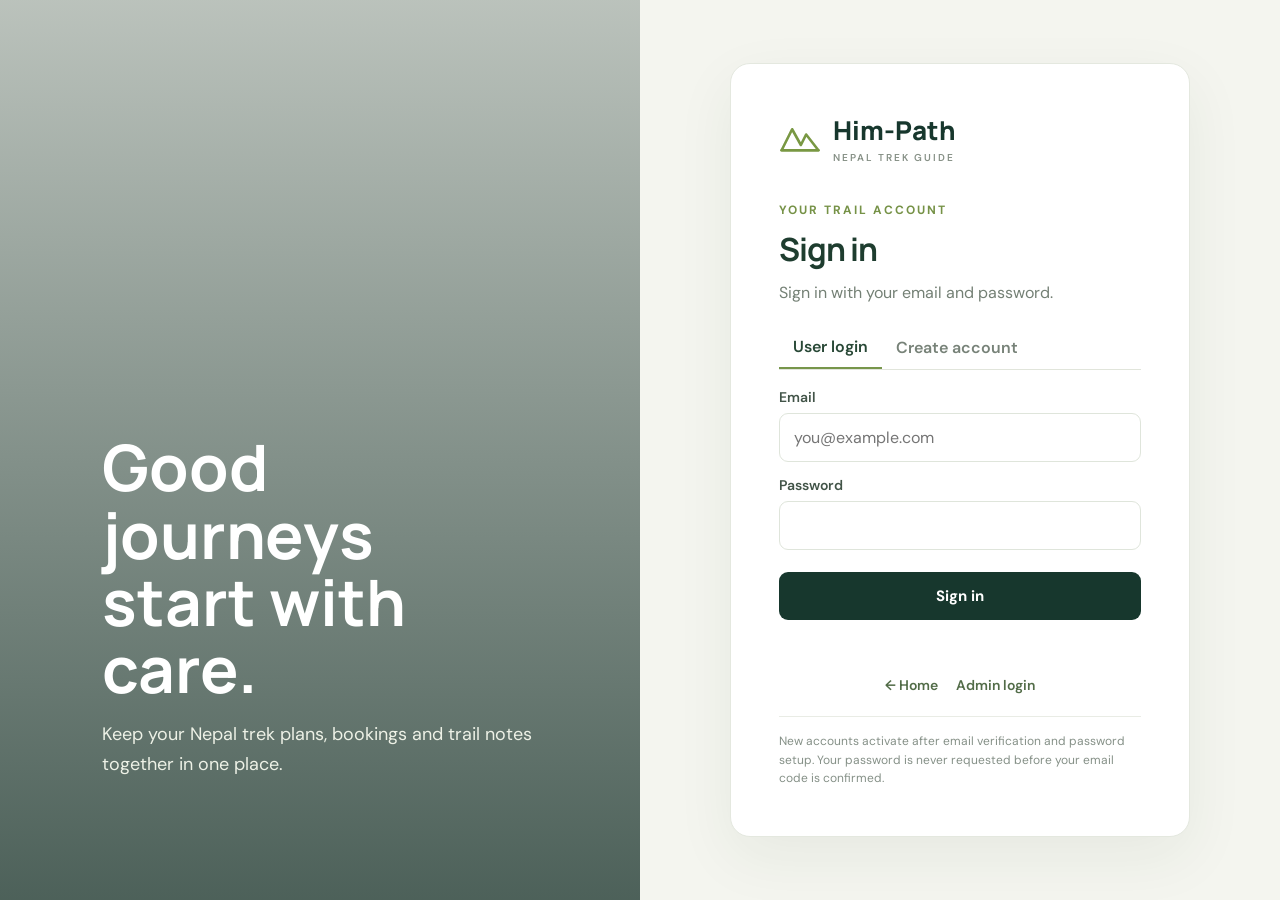
<file: target/classes/static/user-login.html>
<!doctype html>
<html lang="en"><head><meta charset="utf-8"><meta name="viewport" content="width=device-width,initial-scale=1"><meta name="theme-color" content="#17372d"><title>User sign in · Him-Path</title><link rel="preconnect" href="https://fonts.googleapis.com"><link rel="preconnect" href="https://fonts.gstatic.com" crossorigin><link href="https://fonts.googleapis.com/css2?family=DM+Sans:wght@400;500;600;700&family=Manrope:wght@500;600;700;800&display=swap" rel="stylesheet"><link rel="stylesheet" href="styles.css?v=20261005-expanded-nepal-routes-v1"><style>
.auth-page{min-height:100vh;display:grid;grid-template-columns:1fr 1fr;background:#f4f5ef}.auth-scene{display:flex;align-items:flex-end;padding:8vw;color:#fff;background:linear-gradient(180deg,#102b2340,#102b23bb),url('https://commons.wikimedia.org/wiki/Special:FilePath/Everest_Base_Camp_Trek_Nepal.jpg?width=1600') center/cover}.auth-scene h1{font:700 clamp(36px,5vw,66px) Manrope;line-height:1.05;margin:0 0 12px}.auth-scene p{font-size:18px;max-width:470px;line-height:1.65;color:#edf1e6}.auth-main{display:grid;place-items:center;padding:28px}.auth-card{width:min(460px,100%);padding:clamp(26px,5vw,48px);background:#fff;border:1px solid #e4e8df;border-radius:20px;box-shadow:0 20px 60px #183a2010}.auth-brand{display:flex;align-items:center;gap:12px;color:#17372d;font:800 26px Manrope}.auth-brand svg{width:42px;height:32px;color:#799843}.auth-brand small{display:block;font:600 10px 'DM Sans';letter-spacing:2px;color:#879187;margin-top:3px}.auth-kicker{margin:38px 0 9px;color:#769247;font-weight:700;letter-spacing:2px;font-size:12px}.auth-card h2{font:700 32px Manrope;letter-spacing:-1px;margin:0;color:#1e3d2f}.auth-intro{color:#748075;line-height:1.6;margin:9px 0 20px}.auth-tabs{display:flex;border-bottom:1px solid #e1e5db;margin:12px 0 18px}.auth-tabs button{border:0;background:none;padding:10px 14px;color:#778278;font-weight:600}.auth-tabs button.active{border-bottom:2px solid #77964b;color:#284836}.auth-field{display:grid;gap:7px;margin:14px 0;color:#425448;font-size:14px;font-weight:600}.auth-field input{border:1px solid #dfe5db;border-radius:9px;padding:13px 14px;font:16px 'DM Sans';outline:none}.auth-field input:focus{border-color:#6c8b54;box-shadow:0 0 0 3px #78975824}.auth-submit{width:100%;border:0;border-radius:9px;background:#17372d;color:white;padding:14px;font:700 15px 'DM Sans';cursor:pointer;margin-top:8px}.auth-submit:disabled{opacity:.65}.auth-message{min-height:22px;color:#a34633;font-size:14px;line-height:1.5;margin:12px 0 0}.auth-message.success{color:#426d36}.resend-link{display:block;margin:10px auto 0;border:0;background:none;color:#526c48;font-weight:600;text-decoration:underline;cursor:pointer}.local-verify-link{color:#385f32;font-weight:700;text-decoration:underline}.auth-links{display:flex;flex-wrap:wrap;justify-content:center;gap:10px 18px;margin-top:22px;color:#526c48;font-weight:600;font-size:14px}.auth-secure{border-top:1px solid #e9ece5;margin-top:22px;padding-top:15px;color:#859087;font-size:12px;line-height:1.55}@media(max-width:760px){.auth-page{grid-template-columns:1fr}.auth-scene{display:none}.auth-main{min-height:100vh;padding:18px}.auth-card{padding:30px 24px}.auth-kicker{margin-top:30px}}
.auth-field[hidden],.resend-link[hidden],.auth-secure[hidden]{display:none!important}</style></head><body><div class="auth-page"><section class="auth-scene"><div><h1>Good journeys<br>start with care.</h1><p>Keep your Nepal trek plans, bookings and trail notes together in one place.</p></div></section><main class="auth-main"><div class="auth-card"><a class="auth-brand" href="/"><svg viewBox="0 0 48 36" aria-hidden="true"><path d="M3 32 15 8l10 18 6-12 14 18H3Z" fill="none" stroke="currentColor" stroke-width="3" stroke-linecap="round" stroke-linejoin="round"/><path d="M3 32h42" fill="none" stroke="currentColor" stroke-width="3" stroke-linecap="round"/></svg><span>Him-Path<small>NEPAL TREK GUIDE</small></span></a><div class="auth-kicker">YOUR TRAIL ACCOUNT</div><h2 id="auth-title">Sign in</h2><p class="auth-intro" id="auth-intro">Sign in to manage your plans, bookings, rentals and saved treks.</p><div class="auth-tabs"><button type="button" class="active" data-mode="login">User login</button><button type="button" data-mode="register">Create account</button></div><form id="auth-form"><label class="auth-field">Email<input type="email" name="email" autocomplete="email" inputmode="email" maxlength="50" required placeholder="you@example.com"></label><label class="auth-field" id="password-label">Password<input type="password" name="password" autocomplete="current-password" required minlength="8" maxlength="72"></label><label class="auth-field" id="otp-label" hidden>6-digit verification code<input type="text" name="otp" inputmode="numeric" autocomplete="one-time-code" pattern="[0-9]{6}" maxlength="6" placeholder="123456"></label><p id="password-hint" class="auth-secure" hidden>Use at least 8 characters with uppercase and lowercase letters and a number.</p><button class="auth-submit" id="auth-submit" type="submit">Sign in</button><p class="auth-message" id="auth-message" role="status" aria-live="polite"></p><button class="resend-link" type="button" id="resend-verification" hidden>Resend verification email</button></form><div class="auth-links"><a href="/">← Home</a><a href="admin-login.html">Admin login</a></div><div class="auth-secure">New accounts activate after email verification and password setup. Your password is never requested before your email code is confirmed.</div></div></main></div>
<script>
const form=document.getElementById('auth-form');
const message=document.getElementById('auth-message');
const submit=document.getElementById('auth-submit');
const title=document.getElementById('auth-title');
const intro=document.getElementById('auth-intro');
const resend=document.getElementById('resend-verification');
const emailField=form.elements.email;
const passwordField=form.elements.password;
const otpField=form.elements.otp;
const passwordLabel=document.getElementById('password-label');
const otpLabel=document.getElementById('otp-label');
const passwordHint=document.getElementById('password-hint');
let mode='login';
let verifiedCode='';
function setMode(next){
  mode=next;
  const login=next==='login',emailStep=next==='email',verify=next==='verify',passwordStep=next==='password';
  resend.hidden=!verify;
  emailField.type=login?'text':'email';
  emailField.autocomplete=login?'username':'email';
  passwordLabel.hidden=!(login||passwordStep);
  otpLabel.hidden=!verify;
  passwordHint.hidden=!passwordStep;
  emailField.readOnly=verify||passwordStep;
  passwordField.required=login||passwordStep;
  otpField.required=verify;
  document.querySelectorAll('[data-mode]').forEach(button=>button.classList.toggle('active',login?button.dataset.mode==='login':button.dataset.mode==='register'));
  title.textContent=login?'Sign in':verify?'Verify your email':passwordStep?'Set your password':'Create your account';
  intro.textContent=login?'Sign in with your email and password.':emailStep?'Step 1 of 3 · Enter a valid email address and we’ll send a six-digit verification code.':verify?'Step 2 of 3 · Enter the six-digit code sent to your email. It expires in 10 minutes.':'Step 3 of 3 · Choose a password to finish creating your account.';
  submit.textContent=login?'Sign in':emailStep?'Send verification code':verify?'Verify code':'Create account';
  message.textContent='';message.classList.remove('success');
}
setMode('login');
document.querySelectorAll('[data-mode]').forEach(button=>button.addEventListener('click',()=>{verifiedCode='';otpField.value='';setMode(button.dataset.mode==='login'?'login':'email')}));
resend.addEventListener('click',async()=>{
  const email=String(emailField.value||'').trim().toLowerCase();
  if(mode!=='login'&&!emailField.checkValidity()){emailField.reportValidity();return}
  resend.disabled=true;
  try{
    const response=await fetch('/api/auth/resend-verification',{method:'POST',headers:{'Content-Type':'application/json','Accept':'application/json'},body:JSON.stringify({email}),credentials:'same-origin'});
    const data=await response.json().catch(()=>({}));
    if(!response.ok)throw new Error(data.message||'We could not resend the verification code. Check the address and try again.');
    message.textContent='A new verification code has been sent. Check your inbox and spam folder.';message.classList.add('success');
  }catch(error){message.textContent=error.message||'Email delivery failed. Please try again.'}
  finally{resend.disabled=false}
});
form.addEventListener('submit',async event=>{
  event.preventDefault();message.textContent='';message.classList.remove('success');
  if(!emailField.checkValidity()){emailField.reportValidity();return}
  submit.disabled=true;const email=String(emailField.value).trim().toLowerCase();
  submit.textContent=mode==='login'?'Signing in…':mode==='email'?'Sending code…':mode==='verify'?'Checking code…':'Creating account…';
  try{
    if(mode==='email'){
      const response=await fetch('/api/auth/register',{method:'POST',headers:{'Content-Type':'application/json','Accept':'application/json'},body:JSON.stringify({email}),credentials:'same-origin'});
      const data=await response.json().catch(()=>({}));if(!response.ok)throw new Error(data.detail||data.message||(response.status===503?'We could not send the code. Check the mail server settings and try again.':'Could not start account creation.'));
      setMode('verify');message.textContent=data.status==='local_otp'?'Development code: '+data.developmentOtp:'Verification code sent to '+email+'. Check your inbox and spam folder.';message.classList.add('success');return;
    }
    if(mode==='verify'){
      const otp=String(otpField.value).trim();if(!/^\d{6}$/.test(otp))throw new Error('Enter the six-digit code from your email.');
      const response=await fetch('/api/auth/verify-otp',{method:'POST',headers:{'Content-Type':'application/json','Accept':'application/json'},body:JSON.stringify({email,otp}),credentials:'same-origin'});
      const data=await response.json().catch(()=>({}));if(!response.ok)throw new Error(data.detail||data.message||'That code is incorrect or expired. Request a new code and try again.');
      verifiedCode=otp;setMode('password');message.textContent='Email verified. Now choose a password.';message.classList.add('success');return;
    }
    if(mode==='password'){
      const password=String(passwordField.value);if(password.length<8||new TextEncoder().encode(password).length>72||!/[A-Z]/.test(password)||!/[a-z]/.test(password)||!/[0-9]/.test(password))throw new Error('Use at least 8 characters, including uppercase and lowercase letters and a number.');
      const response=await fetch('/api/auth/complete-registration',{method:'POST',headers:{'Content-Type':'application/json','Accept':'application/json'},body:JSON.stringify({email,otp:verifiedCode,password}),credentials:'same-origin'});
      const data=await response.json().catch(()=>({}));if(!response.ok)throw new Error(data.detail||data.message||'We could not complete account creation. Verify the code again.');
      const login=await fetch('/api/auth/login',{method:'POST',headers:{'Content-Type':'application/x-www-form-urlencoded','Accept':'application/json'},body:new URLSearchParams({username:email,password}),credentials:'same-origin'});
      if(!login.ok)throw new Error('Your account was created. Sign in with your new password to continue.');
      const state=JSON.parse(localStorage.getItem('himpathApp')||'{}');state.user={email,name:email.split('@')[0],role:'USER'};localStorage.setItem('himpathApp',JSON.stringify(state));sessionStorage.setItem('himpathUserSession','yes');const next=sessionStorage.getItem('himpathReturnAfterLogin');sessionStorage.removeItem('himpathReturnAfterLogin');location.replace(next&&next.startsWith('/')&&!next.startsWith('//')?next:'/');return;
    }
    const password=String(passwordField.value);
    const response=await fetch('/api/auth/login',{method:'POST',headers:{'Content-Type':'application/x-www-form-urlencoded','Accept':'application/json'},body:new URLSearchParams({username:email,password}),credentials:'same-origin'});
    if(!response.ok)throw new Error('Email or password is incorrect. If this is a new account, choose Create account to verify your email.');
    const me=await fetch('/api/auth/me',{credentials:'same-origin'});if(!me.ok)throw new Error('Your sign-in session could not be confirmed.');
    const profile=await me.json();if(profile.role==='ADMIN'){await fetch('/api/auth/logout',{method:'POST',credentials:'same-origin'});throw new Error('This is an admin account. Please use Admin login.');}
    const state=JSON.parse(localStorage.getItem('himpathApp')||'{}');state.user={email:profile.username,name:profile.username.split('@')[0],role:profile.role};localStorage.setItem('himpathApp',JSON.stringify(state));sessionStorage.setItem('himpathUserSession','yes');const next=sessionStorage.getItem('himpathReturnAfterLogin');sessionStorage.removeItem('himpathReturnAfterLogin');location.replace(next&&next.startsWith('/')&&!next.startsWith('//')?next:'/');
  }catch(error){message.textContent=error.message||'The request failed. Please try again.'}
  finally{submit.disabled=false;submit.textContent=mode==='login'?'Sign in':mode==='email'?'Send verification code':mode==='verify'?'Verify code':'Create account'}
});
</script></body></html>
</file>
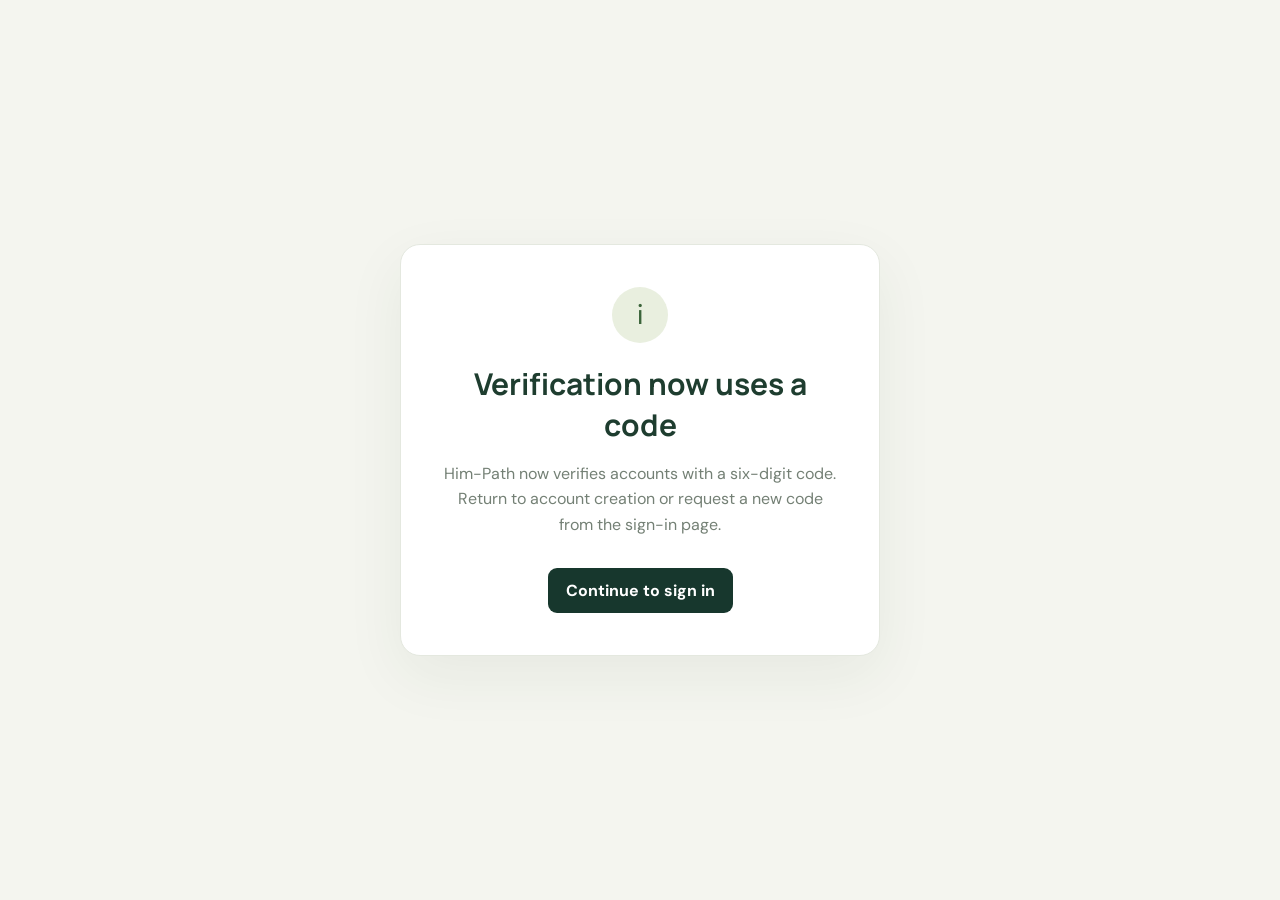
<file: target/classes/static/verify-email.html>
<!doctype html><html lang="en"><head><meta charset="utf-8"><meta name="viewport" content="width=device-width,initial-scale=1"><meta name="theme-color" content="#17372d"><title>Verify your email · Him-Path</title><link rel="preconnect" href="https://fonts.googleapis.com"><link rel="preconnect" href="https://fonts.gstatic.com" crossorigin><link href="https://fonts.googleapis.com/css2?family=DM+Sans:wght@400;500;600;700&family=Manrope:wght@500;600;700;800&display=swap" rel="stylesheet"><link rel="stylesheet" href="styles.css?v=20261005-expanded-nepal-routes-v1"><style>body{min-height:100vh;display:grid;place-items:center;padding:20px;background:#f4f5ef}.verify-card{width:min(480px,100%);padding:42px;background:#fff;border:1px solid #e4e8df;border-radius:20px;box-shadow:0 20px 60px #183a2010;text-align:center}.verify-mark{width:56px;height:56px;display:grid;place-items:center;margin:0 auto 20px;border-radius:50%;background:#e9efdf;color:#3b643a;font-size:28px}.verify-card h1{font:700 30px Manrope;color:#1e3d2f;margin:0 0 10px}.verify-card p{color:#748075;line-height:1.6}.verify-card a{display:inline-block;margin-top:15px;padding:12px 18px;border-radius:9px;background:#17372d;color:white;font-weight:700}@media(max-width:520px){.verify-card{padding:30px 22px}}</style></head><body><main class="verify-card"><div class="verify-mark" id="mark">…</div><h1 id="title">Checking your link</h1><p id="message">Please wait while we verify your email.</p><a id="back" href="user-login.html" hidden>Continue to sign in</a></main><script>
document.getElementById('mark').textContent='i';document.getElementById('title').textContent='Verification now uses a code';document.getElementById('message').textContent='Him-Path now verifies accounts with a six-digit code. Return to account creation or request a new code from the sign-in page.';document.getElementById('back').hidden=false;
</script></body></html>
</file>
<file: target/classes/static/styles.css>
:root{--forest:#17372d;--deep:#102a23;--lime:#d6ed78;--paper:#f6f5ef;--ink:#18241e;--muted:#758078;--line:#e1e3da;--white:#fff}*{box-sizing:border-box}html{scroll-behavior:smooth;scroll-padding-top:82px}body{margin:0;background:var(--paper);color:var(--ink);font-family:'DM Sans',sans-serif}a{color:inherit;text-decoration:none}button,input,select,textarea{font:inherit}button{cursor:pointer}.announcement{height:31px;background:#183a2e;color:#dae4d4;display:flex;justify-content:center;align-items:center;gap:8px;font-size:14.6px;letter-spacing:.35px}.announcement span{color:var(--lime)}.announcement a{color:var(--lime);font-weight:700;margin-left:8px}.topbar{height:76px;padding:0 7%;display:flex;align-items:center;justify-content:space-between;background:#fbfbf7;position:sticky;top:0;z-index:10;border-bottom:1px solid #e9eae4}.brand{display:flex;align-items:center;gap:9px;font:800 30.8px Manrope,sans-serif;letter-spacing:-.8px;color:var(--forest)}.brand-mark{font-size:29px;color:#799a42}.brand small{display:block;font:600 13px 'DM Sans';letter-spacing:2px;margin-top:3px;color:#8a938c}.topbar nav{display:flex;gap:27px;font-size:17.8px;font-weight:600;color:#526057}.topbar nav a:hover,.section-link:hover{color:#749047}.nav-actions{display:flex;align-items:center;gap:9px}.nav-actions button{font-size:16.2px}.icon-button,.outline-button{background:none;border:1px solid #e1e5db;padding:10px 12px;color:#3d5545}.nav-cta{font-size:16.2px;font-weight:700;background:#e9efdf;padding:12px 15px;border:0;color:var(--forest)}.icon-button span{background:#dce9bd;border-radius:10px;padding:2px 5px}.menu{display:none;background:none;border:0;font-size:29px}.hero{height:600px;position:relative;background:#324e42 url('https://commons.wikimedia.org/wiki/Special:FilePath/Everest_Base_Camp_Trek_Nepal.jpg?width=1600') center 48%/cover;color:white;display:flex;align-items:center}.hero-shade{position:absolute;inset:0;background:linear-gradient(90deg,rgba(12,32,26,.84),rgba(15,37,30,.52) 47%,rgba(12,32,26,.15)),linear-gradient(0deg,rgba(10,26,20,.4),transparent 48%)}.hero-content{position:relative;margin-left:12%;max-width:650px}.eyebrow{font-size:14.6px;letter-spacing:1.8px;font-weight:700;color:#d7e6bb;display:flex;align-items:center;gap:9px}.pulse{width:7px;height:7px;border-radius:100%;background:var(--lime);box-shadow:0 0 0 4px #d6ed7830}.hero h1{font:600 clamp(59.4px,6vw,92.6px)/1.04 Manrope,sans-serif;letter-spacing:-4px;margin:23px 0 17px}.hero h1 em,.section h2 em,.planner-section h2 em,.assistant-band h2 em,.reviews-section h2 em,.about-copy h2 em,.faq-title h2 em{font-family:Georgia,serif;font-weight:400;color:var(--lime)}.hero-content>p{max-width:455px;color:#e1e6df;font-size:21.1px;line-height:1.8}.hero-search{width:min(760px,82vw);margin-top:27px;padding:6px;display:flex;align-items:center;gap:8px;background:white;color:#384b3e;border-radius:3px;box-shadow:0 10px 30px #071b1670}.hero-search>span{font-size:27.7px;padding-left:8px;color:#718b5a}.hero-search input{border:0;outline:0;flex:1;min-width:90px;padding:11px 3px;font-size:16.2px}.hero-search select{border:0;border-left:1px solid #e6e8e1;background:white;padding:11px;color:#607066;font-size:16.2px}.hero-search button{height:40px;border:0;background:#d6ed78;color:#234432;font-size:16.2px;font-weight:700;padding:0 15px;white-space:nowrap}.hero-search button b{margin-left:12px}.hero-proof{display:flex;align-items:center;gap:13px;margin-top:30px;font-size:16.2px;color:#d5ddd6}.avatar-stack{display:flex}.avatar-stack span{width:25px;height:25px;border:1px solid #c5d0c1;border-radius:50%;display:grid;place-items:center;background:#e2ddc7;color:#334539;margin-right:-6px;font-size:14.6px;font-weight:700}.avatar-stack span:nth-child(2){background:#bdb69b}.avatar-stack span:nth-child(3){background:#d5c8ae}.hero-index{position:absolute;right:7%;top:50%;writing-mode:vertical-rl;font-size:13px;letter-spacing:2px;color:#e5e8df;display:flex;gap:13px}.hero-scroll{position:absolute;right:7%;bottom:28px;font-size:13px;letter-spacing:1.3px;color:#dfe5df}.trust-strip{min-height:95px;display:flex;align-items:center;justify-content:center;gap:7%;background:#fbfbf7;border-bottom:1px solid var(--line)}.trust-strip div{display:flex;flex-direction:column;gap:6px}.trust-strip strong{font:700 27.5px Manrope;color:var(--forest)}.trust-strip div span{font-size:14.6px;color:#7a847c}.trust-strip i{width:1px;height:31px;background:#e0e3da}.section{padding:82px 12%}.section-head{display:flex;align-items:flex-end;justify-content:space-between}.dark-eyebrow{color:#78904f}.section h2,.planner-section h2,.assistant-band h2,.reviews-section h2,.about-copy h2,.faq-title h2{font:600 clamp(41.6px,4vw,57px)/1.08 Manrope;color:var(--forest);letter-spacing:-2.5px;margin:15px 0 0}.section h2 em,.planner-section h2 em,.reviews-section h2 em,.about-copy h2 em,.faq-title h2 em{color:#829d4c}.section-link{font-size:16.2px;color:#58724e;font-weight:700}.category-tabs{display:flex;gap:21px;border-bottom:1px solid #e2e5dc;margin:30px 0 19px}.category-tabs button{border:0;background:none;color:#849087;font-size:16.2px;padding:0 1px 12px}.category-tabs button.active{color:#274836;border-bottom:2px solid #9db860;font-weight:700}.category-tabs span{color:#a5ad9f;font-size:13px;margin-left:5px}.trek-grid{display:grid;grid-template-columns:repeat(3,minmax(0,1fr));gap:17px}.trek-card{background:white;border:1px solid #e9eae4;transition:transform .2s,box-shadow .2s}.trek-card:hover{transform:translateY(-4px);box-shadow:0 12px 30px #21372b12}.trek-photo{height:206px;position:relative;background-size:cover;background-position:center}.trek-tag{position:absolute;top:12px;left:12px;background:#f5f6efed;padding:7px 9px;font-size:13px;font-weight:700;letter-spacing:.6px;text-transform:uppercase;color:#344b3d}.heart{position:absolute;top:11px;right:11px;width:30px;height:30px;border:0;border-radius:50%;background:#f8f8f3e8;color:#5d6d5f;font-size:27.5px}.heart.saved{color:#d45d4e}.trek-body{padding:15px 16px}.trek-region{font-size:13px;letter-spacing:1.3px;color:#819259;font-weight:700;text-transform:uppercase}.trek-body h3{font:700 25.9px Manrope;color:#203c30;letter-spacing:-.4px;margin:7px 0}.trek-body>p{font-size:14.6px;line-height:1.65;color:#758078;min-height:32px;margin:0 0 12px}.trek-meta{display:flex;gap:10px;border-bottom:1px solid #eceee8;padding:0 0 11px;color:#626d65;font-size:13px;flex-wrap:wrap}.trek-meta span:first-child{color:#dfa442}.trek-bottom{display:flex;align-items:flex-end;justify-content:space-between;padding-top:11px}.price-label{font-size:11.3px;color:#89928b;letter-spacing:.5px}.price{font:700 25.9px Manrope;color:#244334}.price small{font:500 13px 'DM Sans';color:#758078}.details{font-size:13px;font-weight:700;color:#506949}.loading,.empty{padding:34px;color:#768078;grid-column:1/-1}.regions-band{background:var(--forest);color:white;padding:68px 12%;display:grid;grid-template-columns:1fr 1fr 1fr;gap:12px}.region-intro{grid-column:1/-1;display:flex;align-items:flex-end;justify-content:space-between;margin-bottom:12px}.region-intro h2{font:600 42.8px/1.12 Manrope;letter-spacing:-2px;margin:12px 0 0;color:white}.region-intro h2 em{color:var(--lime);font-family:Georgia,serif;font-weight:400}.region-intro p{font-size:16.2px;color:#c2cec4;max-width:225px;line-height:1.7;margin-bottom:4px}.region-tile{height:175px;border:0;text-align:left;color:white;padding:17px;position:relative;background-size:cover;background-position:center;cursor:pointer;display:flex;flex-direction:column;justify-content:flex-end}.region-tile:before{content:'';position:absolute;inset:0;background:linear-gradient(0deg,#102820e8,transparent 85%)}.region-tile>*{position:relative}.region-tile span{font-size:11.3px;letter-spacing:1.1px;color:#d5e3c6}.region-tile b{font:700 27.7px Manrope;margin:6px 0 3px}.region-tile small{font-size:13px;color:#e0e6df}.region-tile i{position:absolute;top:14px;right:14px;font-style:normal;background:#eff4e733;width:25px;height:25px;display:grid;place-items:center}.everest{background-image:url('https://commons.wikimedia.org/wiki/Special:FilePath/Everest_Base_Camp_Trek_Nepal.jpg?width=1600')}.annapurna{background-image:url('https://commons.wikimedia.org/wiki/Special:FilePath/Annapurna_III_during_Annapurna_circuit_trek.JPG?width=1200')}.langtang{background-image:url('https://commons.wikimedia.org/wiki/Special:FilePath/Langtang_Trek.jpg?width=1100')}.planner-section{background:#e9eddf;display:grid;grid-template-columns:.85fr 1.15fr;gap:8%;align-items:center}.planner-copy>p,.assistant-intro>p,.about-copy>p{max-width:360px;color:#6e7870;font-size:17.8px;line-height:1.85;margin:17px 0}.planner-copy ul{list-style:none;padding:0;margin:20px 0;color:#506c4d;font-size:16.2px;line-height:2.4}.planner-copy li:before{content:'✳';margin-right:9px;color:#8da351}.button{display:inline-flex;align-items:center;gap:20px;padding:13px 16px;font-size:14.6px;font-weight:700;border-radius:2px;border:0}.button-dark{background:#1c4333;color:white}.button-dark span{color:var(--lime)}.planner-preview{height:290px;background:#dfe5d6;position:relative;overflow:hidden;padding:24px}.map-label{font-size:11.3px;letter-spacing:1.1px;color:#658054;position:relative;z-index:1}.map-dot{display:inline-block;width:6px;height:6px;background:#829d4c;border-radius:50%;margin-right:6px}.planner-preview svg{position:absolute;inset:25px 0 0;width:100%;height:calc(100% - 50px)}.contour{fill:none;stroke:#bac6a9;stroke-width:1.3}.route-line{fill:none;stroke:#668650;stroke-width:3;stroke-dasharray:4 6;stroke-linecap:round}.route-start{fill:#e1a452}.route-end{fill:#244835;stroke:white;stroke-width:3}.planner-preview text{font:700 13px 'DM Sans';fill:#657762;letter-spacing:1px}.map-legend{position:absolute;bottom:14px;left:17px;right:17px;display:flex;justify-content:space-between;border-top:1px solid #c8d1bf;padding-top:9px;color:#61725e;font-size:13px}.assistant-band{background:#19382e;padding:77px 13%;display:grid;grid-template-columns:.85fr 1.15fr;gap:8%;align-items:center;color:white}.assistant-band h2{color:white;font-size:51px}.assistant-band h2 em{color:var(--lime)}.assistant-intro>p{color:#c4d0c5}.light-link{font-size:14.6px;color:var(--lime);font-weight:700}.chat-card{background:#fff;border:1px solid #e7e9e1;box-shadow:0 20px 60px #0c211b55;color:var(--ink)}.chat-top{height:62px;padding:0 15px;display:flex;align-items:center;gap:10px;border-bottom:1px solid #eceee8}.guide-avatar{background:#ecf0e1;color:#6e8b49;width:31px;height:31px;border-radius:50%;display:grid;place-items:center}.chat-top strong{display:block;font-size:16.2px;color:#31473a}.chat-top small{display:block;font-size:11.3px;letter-spacing:.8px;color:#8a938b;margin-top:4px}.online{display:inline-block;width:5px;height:5px;background:#7db573;border-radius:50%;margin-right:3px}.chat-dots{margin-left:auto;font-size:29px;color:#89918a}.chat-messages{height:218px;padding:14px;overflow:auto}.chat-date{text-align:center;font-size:11.3px;letter-spacing:.8px;color:#a1a79f;margin:2px 0 16px}.bubble{font-size:14.6px;line-height:1.7;padding:10px 12px;max-width:90%;border-radius:3px}.guide-bubble{background:#f0f2eb;color:#4e5d51}.user-bubble{background:#1a4032;color:white;margin:10px 0 10px auto}.quick-prompts{display:flex;flex-wrap:wrap;gap:6px;margin-top:12px}.quick-prompts button{border:1px solid #dce4d1;background:white;padding:7px 9px;border-radius:2px;color:#5a7048;font-size:13px}.chat-recommendations{display:flex;gap:8px;overflow:auto;margin-top:10px}.chat-rec{flex:0 0 133px;border:1px solid #e5e8df;background:#fff;padding:8px;color:#304639}.chat-rec img{width:100%;height:55px;object-fit:cover}.chat-rec b{display:block;font-size:13px;margin:5px 0}.chat-rec span{font-size:11.3px;color:#6d7b67}.chat-input{margin:0 12px 8px;display:flex;border:1px solid #e1e5dc;height:39px}.chat-input input{border:0;outline:0;flex:1;padding:0 10px;font-size:14.6px}.chat-input button{width:31px;margin:4px;background:#244735;color:white;border:0;font-size:24.3px}.chat-foot{padding:0 15px 11px;color:#a2aaa1;font-size:11.3px}.gear-switch{display:flex;border:1px solid #dfe4d8;padding:3px;gap:2px}.gear-switch button{background:none;border:0;padding:8px 12px;color:#778179;font-size:14.6px}.gear-switch button.active{background:#244735;color:white}.equipment-section{background:#fbfbf7}.gear-grid{display:grid;grid-template-columns:repeat(4,1fr);gap:12px;margin-top:25px}.gear-card{border:1px solid #e7e9e1;background:white}.gear-image{height:140px;background-size:cover;background-position:center;position:relative}.gear-image span{position:absolute;top:8px;left:8px;background:#f5f6efed;padding:5px 7px;font-size:11.3px;color:#536454}.gear-info{padding:11px}.gear-info small{color:#839258;font-size:11.3px;letter-spacing:1px;text-transform:uppercase}.gear-info h3{font:700 19.4px Manrope;color:#294535;margin:5px 0}.gear-stock{font-size:13px;color:#718075}.gear-buy{display:flex;justify-content:space-between;align-items:center;border-top:1px solid #eef0e8;margin-top:9px;padding-top:8px}.gear-buy strong{font:700 21.1px Manrope;color:#244735}.gear-buy button{border:1px solid #dbe3d2;background:white;padding:6px 8px;font-size:13px;color:#4e674c}.gear-footer{display:flex;justify-content:space-between;margin-top:16px;color:#858e85;font-size:14.6px}.text-button{border:0;background:none;color:#58724e;font-weight:700;font-size:14.6px}.text-button span{background:#e2ead2;border-radius:20px;padding:3px 6px;margin:0 4px}.safety-strip{background:#f0e9d9;padding:23px 12%;display:flex;align-items:center;gap:15px}.safety-icon{width:27px;height:27px;border:1px solid #c89d5d;border-radius:50%;display:grid;place-items:center;color:#ad7c35;font-weight:700;flex:none}.safety-strip div:nth-child(2){display:flex;flex-direction:column;gap:5px;flex:1}.safety-strip b{font:700 17.8px Manrope;color:#5c4931}.safety-strip span{font-size:14.6px;color:#7e715e;line-height:1.55}.safety-strip>a{font-size:13px;font-weight:700;color:#826435;white-space:nowrap}.guides-section{background:#f8f8f2}.guides-section .section-head>p{width:270px;font-size:16.2px;line-height:1.7;color:#788178}.guide-grid{display:grid;grid-template-columns:repeat(3,1fr);gap:14px;margin-top:25px}.person-card{background:#fff;border:1px solid var(--line);display:flex;align-items:center;gap:12px;padding:14px}.person-photo{width:63px;height:63px;background-size:cover;background-position:center;border-radius:50%;flex:none}.person-card h3{font:700 19.4px Manrope;color:#284333;margin:0 0 4px}.person-card small{display:block;font-size:13px;color:#7c887e}.person-card span{font-size:13px;color:#bd8b37;display:block;margin-top:6px}.reviews-section{padding:72px 12%;background:#e9eddf;display:grid;grid-template-columns:.75fr 1.25fr;gap:8%;align-items:center}.reviews-section h2{font-size:49.9px}.review-score{display:flex;align-items:center;gap:15px;margin:20px 0}.review-score>strong{font:700 47.5px Manrope;color:#234332}.review-score span{color:#d49d3d;font-size:17.8px}.review-score small{display:block;font-size:13px;color:#758078;margin-top:4px}.review-grid{display:grid;grid-template-columns:1fr 1fr;gap:11px}.review-card{background:#fbfbf7;padding:17px}.review-stars{font-size:16.2px;color:#d49d3d;letter-spacing:2px}.review-card blockquote{margin:10px 0;color:#46554a;font:italic 21.1px/1.6 Georgia,serif}.review-card small{font-size:13px;color:#7a857c}.blogs-section{background:#fbfbf7}.blog-grid{display:grid;grid-template-columns:repeat(3,1fr);gap:16px;margin-top:25px}.blog-card{background:white;border:1px solid #e8eae3;padding-bottom:13px}.blog-image{height:155px;background-size:cover;background-position:center}.blog-one{background-image:url('https://commons.wikimedia.org/wiki/Special:FilePath/Manaslu_Circuit_Trek.jpg?width=1400')}.blog-two{background-image:url('https://commons.wikimedia.org/wiki/Special:FilePath/Everest_Base_Camp_Trek_Nepal.jpg?width=1600')}.blog-three{background-image:url('https://commons.wikimedia.org/wiki/Special:FilePath/Pokhara%2C_Lake%2C_Nepal.jpg?width=1200')}.blog-card small,.blog-card h3,.blog-card>a{margin-left:13px;margin-right:13px}.blog-card small{display:block;margin-top:13px;color:#829455;font-size:11.3px;letter-spacing:.9px}.blog-card h3{font:700 22.7px/1.4 Manrope;color:#294535}.blog-card>a{font-size:13px;color:#5f794d;font-weight:700}.about-band{display:grid;grid-template-columns:1fr 1fr;background:#e9eddf}.about-photo{min-height:340px;background:url('https://commons.wikimedia.org/wiki/Special:FilePath/Langtang_Trek.jpg?width=1100') center/cover}.about-copy{padding:58px 12% 50px 9%;align-self:center}.about-copy h2{font-size:51px}.about-copy>p{font-size:16.2px}.about-stats{display:flex;gap:21px;margin-top:24px}.about-stats span{font-size:13px;color:#657361;display:flex;flex-direction:column;gap:5px}.about-stats b{font:700 25.9px Manrope;color:#557143}.faq-section{padding:60px 18%;background:#fbfbf7;display:grid;grid-template-columns:.8fr 1.2fr;gap:9px 55px}.faq-title{grid-row:span 4}.faq-title h2{font-size:42.8px}.faq-section details{border-bottom:1px solid #e5e8df;padding:13px 0}.faq-section summary{cursor:pointer;font-size:16.2px;font-weight:700;color:#3b4c3f}.faq-section details p{font-size:14.6px;color:#788178;line-height:1.7}.footer-main{background:#112d24;color:#d5ded3;padding:43px 9%;display:grid;grid-template-columns:1.5fr 1fr 1fr 1.2fr;gap:28px}.footer-brand{color:#e5ecdf}.footer-brand small{color:#9eac9f}.footer-main>div:first-child p{font-size:14.6px;line-height:1.7;color:#a8b7aa;max-width:230px}.footer-main>div:not(:first-child){display:flex;flex-direction:column;gap:11px}.footer-main>div>b{font-size:14.6px;letter-spacing:.5px;color:#e4ebdf;margin-bottom:2px}.footer-main>div>a:not(.brand),.footer-main>div>span{font-size:13px;color:#abb8ad}.footer-bottom{background:#0d251e;color:#94a599;padding:12px 9%;display:flex;justify-content:space-between;font-size:11.3px}.modal{position:fixed;inset:0;z-index:30;display:none;align-items:center;justify-content:center}.modal.open{display:flex}.modal-backdrop{position:absolute;inset:0;background:#0c211bd1}.modal-card{position:relative;background:#fbfbf7;width:min(580px,calc(100vw - 30px));max-height:88vh;overflow:auto;padding:30px}.modal-close{position:absolute;right:13px;top:10px;border:0;background:none;font-size:29.7px;color:#596c5c}.modal-card h2{font:700 30.4px Manrope;color:#214231;margin:0 0 8px}.modal-card p{font-size:16.2px;line-height:1.7;color:#738075}.form-grid{display:grid;grid-template-columns:1fr 1fr;gap:12px}.field{display:block;font-size:14.6px;font-weight:700;color:#536454;margin:11px 0}.field input,.field select,.field textarea{display:block;width:100%;padding:10px;border:1px solid #dfe4da;background:white;margin-top:5px;font:16.2px 'DM Sans'}.field.full{grid-column:1/-1}.form-actions{display:flex;align-items:center;gap:12px;margin-top:13px}.fine-print{font-size:13px;color:#889187}.modal-tabs{display:flex;gap:10px;border-bottom:1px solid #dfe4da;margin:15px 0}.modal-tabs button{border:0;background:none;padding:8px;color:#7b867b;font-size:14.6px}.modal-tabs button.active{border-bottom:2px solid #88a254;color:#284836;font-weight:700}.modal-list{display:grid;gap:9px}.list-row{display:flex;justify-content:space-between;gap:12px;align-items:center;background:white;border:1px solid #e4e8df;padding:10px;font-size:14.6px}.list-row small{display:block;color:#879085;margin-top:4px}.toast{position:fixed;bottom:20px;left:50%;transform:translate(-50%,20px);opacity:0;pointer-events:none;background:#17372d;color:white;padding:11px 17px;font-size:14.6px;z-index:50;transition:.2s}.toast.show{opacity:1;transform:translate(-50%,0)}
@media(max-width:1000px){.topbar{padding:0 4%}.topbar nav{gap:16px}.nav-actions{gap:5px}.section,.regions-band{padding-left:7%;padding-right:7%}.assistant-band,.reviews-section{padding-left:8%;padding-right:8%}.trek-photo{height:175px}.gear-grid{grid-template-columns:repeat(4,1fr)}}
@media(max-width:720px){html{scroll-padding-top:70px}.announcement{font-size:11.3px;padding:0 6px}.topbar{height:68px}.topbar nav{display:none}.topbar nav.mobile-open{display:flex;position:absolute;top:68px;left:0;right:0;background:#fbfbf7;padding:17px 7%;flex-direction:column;gap:17px;box-shadow:0 12px 18px #13261b18}.nav-actions{margin-left:auto;margin-right:9px}.nav-actions .outline-button{display:none}.nav-cta{padding:10px}.menu{display:block}.hero{height:585px;background-position:59% center}.hero-content{margin:0 6%}.hero h1{font-size:61.8px;letter-spacing:-3px}.hero-search{width:100%;flex-wrap:wrap;background:#fff;padding:7px;gap:2px}.hero-search input{flex-basis:70%}.hero-search select{flex:1}.hero-search button{width:100%}.hero-index{display:none}.trust-strip{padding:19px 7%;display:grid;grid-template-columns:1fr 1fr;gap:18px}.trust-strip i{display:none}.trust-strip strong{font-size:24.3px}.section{padding:59px 6%}.section-head{align-items:flex-start;gap:16px;flex-direction:column}.section h2{font-size:46.3px}.category-tabs{gap:15px;overflow:auto}.category-tabs button{white-space:nowrap}.trek-grid{grid-template-columns:1fr 1fr;gap:10px}.trek-photo{height:145px}.trek-body{padding:11px}.trek-body h3{font-size:21.1px}.trek-body>p{font-size:13px}.trek-meta{gap:7px}.trek-bottom{align-items:center;gap:5px}.price{font-size:21.1px}.details{font-size:11.3px}.regions-band{padding:52px 6%;grid-template-columns:1fr 1fr}.region-intro{grid-column:1/-1;display:block}.region-intro h2{font-size:38.1px}.region-intro p{margin-top:10px}.region-tile{height:145px;padding:12px}.region-tile b{font-size:29.2px}.planner-section,.assistant-band{grid-template-columns:1fr;padding:58px 7%;gap:27px}.planner-preview{height:240px}.assistant-band h2{font-size:45.1px}.gear-grid{grid-template-columns:repeat(2,1fr)}.gear-image{height:132px}.gear-footer{gap:10px;line-height:1.5}.safety-strip{padding:19px 6%;align-items:flex-start}.safety-strip>a{display:none}.guides-section .section-head>p{width:auto}.guide-grid{grid-template-columns:1fr}.person-card{padding:11px}.person-photo{width:52px;height:52px}.reviews-section{grid-template-columns:1fr;padding:55px 7%;gap:22px}.review-grid{grid-template-columns:1fr 1fr}.review-card{padding:12px}.review-card blockquote{font-size:17.8px}.blog-grid{grid-template-columns:1fr}.blog-image{height:190px}.about-band{grid-template-columns:1fr}.about-photo{min-height:235px}.about-copy{padding:39px 7%}.faq-section{padding:50px 7%;grid-template-columns:1fr;gap:0}.faq-title{grid-row:auto;margin-bottom:15px}.footer-main{padding:35px 7%;grid-template-columns:1fr 1fr;gap:26px}.footer-bottom{padding:12px 7%;gap:12px;line-height:1.5}.form-grid{grid-template-columns:1fr}.field.full{grid-column:auto}}
@media(max-width:420px){.announcement a{display:none}.brand{font-size:25.9px}.nav-actions .icon-button{padding:8px}.nav-cta{font-size:13px}.hero h1{font-size:54.7px}.hero-content>p{font-size:17.8px}.trek-grid{grid-template-columns:1fr}.trek-photo{height:190px}.trek-body h3{font-size:24.3px}.trek-body>p{font-size:14.6px}.region-tile{height:132px}.gear-switch button{padding:7px 8px}.gear-image{height:110px}.gear-info{padding:9px}.gear-info h3{font-size:16.2px}.reviews-section h2{font-size:42.8px}.footer-main{grid-template-columns:1fr 1fr}}
.dashboard-layout{display:grid;grid-template-columns:148px 1fr;min-height:260px;border-top:1px solid var(--line);margin-top:16px}.dashboard-nav{display:flex;flex-direction:column;gap:2px;padding:12px 8px 0 0;border-right:1px solid var(--line)}.dashboard-nav button{border:0;background:none;text-align:left;padding:8px;color:#69776b;font-size:13px}.dashboard-nav button.active{background:#e9efdf;color:#284836;font-weight:700}.dashboard-content{padding:15px}.dashboard-content h3{font:700 19.4px Manrope;color:#2d4736;margin:0 0 12px}.modal-tabs{display:flex;gap:10px;border-bottom:1px solid #dfe4da;margin:15px 0}.modal-tabs button{border:0;background:none;padding:8px;color:#7b867b;font-size:14.6px}.modal-tabs button.active{border-bottom:2px solid #88a254;color:#284836;font-weight:700}.itinerary{padding-left:22px;color:#5d6c5e;font-size:14.6px;line-height:2}.itinerary li::marker{color:#819a51;font-weight:700}.detail-hero{background-color:#dce5d4}.modal-card h3{font:700 19.4px Manrope;color:#304b37;margin:18px 0 5px}.modal-card .form-actions{display:flex;gap:8px;flex-wrap:wrap}.modal-card .form-actions .button:not(.button-dark){background:#e9efdf;color:#38533d}@media(max-width:520px){.dashboard-layout{grid-template-columns:1fr}.dashboard-nav{display:grid;grid-template-columns:repeat(2,1fr);border-right:0;border-bottom:1px solid var(--line);padding:5px}.dashboard-content{padding:12px 4px}.modal-card{padding:24px 17px}.modal-card .detail-hero{margin:-24px -17px 15px!important}}

/* Floating trek assistant */
.ai-fab{position:fixed;right:24px;bottom:24px;z-index:26;width:66px;height:66px;border:0;border-radius:50%;display:grid;place-items:center;background:#1c4333;color:#fff;box-shadow:0 8px 26px #102a2370;cursor:pointer;transition:transform .18s,background .18s}.ai-fab:hover{transform:translateY(-3px);background:#28563e}.ai-fab span{font-size:29px}.ai-fab:before{content:'Ask Him-Path';position:absolute;right:76px;white-space:nowrap;padding:9px 13px;border-radius:999px;background:#17372d;color:white;font:700 14px 'DM Sans',sans-serif;opacity:0;transform:translateX(5px);transition:opacity .18s,transform .18s;pointer-events:none}.ai-fab:hover:before,.ai-fab:focus-visible:before{opacity:1;transform:translateX(0)}.ai-fab:focus-visible,.ai-close:focus-visible{outline:3px solid #d6ed78;outline-offset:3px}.ai-widget{position:fixed;right:24px;bottom:104px;z-index:27;width:min(400px,calc(100vw - 32px));display:none}.ai-widget.open{display:block}.ai-widget .chat-card{overflow:hidden;border-radius:12px;box-shadow:0 18px 55px #102a2370}.ai-widget .chat-top{height:68px}.ai-widget .chat-messages{height:min(360px,46vh)}.ai-close{margin-left:auto;width:36px;height:36px;border:0;border-radius:50%;display:grid;place-items:center;background:#f0f2eb;color:#36513d;font:400 25px/1 'DM Sans',sans-serif}.ai-inline-link{border:0;background:none;padding:0;font:inherit;cursor:pointer}
@media(max-width:520px){.ai-fab{right:16px;bottom:16px;width:60px;height:60px}.ai-widget{right:12px;bottom:88px;width:calc(100vw - 24px)}.ai-widget .chat-messages{height:min(330px,42vh)}}
/* Guest rental checkout, booking details sidebar and shared twin-peak mark */
.brand-mark svg,.ai-fab svg,.guide-avatar svg{display:block;width:30px;height:24px}.brand-mark{display:grid;place-items:center}.ai-fab span{display:grid;place-items:center}.ai-fab svg{width:35px;height:27px}.guide-avatar svg{width:21px;height:17px}.rental-only-note{display:flex;align-items:center;gap:10px;color:#4c654d;background:#eff3e7;border:1px solid #e1e8d7;padding:10px 14px;border-radius:999px;font-size:13px;font-weight:700;letter-spacing:.35px}.rental-only-note span{color:#a3ad9f}.rental-pricing-note{color:#4d684b;font-weight:700}.detail-layout{display:grid;grid-template-columns:minmax(0,1fr) 260px;gap:28px;align-items:start}.modal-card:has(.detail-layout){width:min(1080px,calc(100vw - 30px));padding:30px}.detail-main{min-width:0}.detail-main .detail-hero{border-radius:9px}.booking-side-card{position:sticky;top:0;border:1px solid #dfe6d9;background:#f2f5ec;border-radius:12px;padding:20px}.booking-side-kicker{font-size:11px;letter-spacing:1.1px;font-weight:700;color:#71834e}.booking-side-card h3{margin:9px 0 14px}.booking-side-price{font:800 25px Manrope;color:#244735}.booking-side-price small{display:block;margin-top:3px;font:500 13px 'DM Sans',sans-serif;color:#748075}.booking-side-meta{display:grid;gap:8px;margin:16px 0;color:#596b5a;font-size:14px}.booking-side-card .button{width:100%;justify-content:center;margin:5px 0 10px}.booking-side-card p,.booking-side-card>small{font-size:13px;line-height:1.55;color:#6d796b}.payment-note{margin:12px 0;padding:11px 13px;border-left:3px solid #88a254;background:#f0f4e8;color:#5f705d;font-size:13px;line-height:1.55}.booking-total-row{display:flex;justify-content:space-between;align-items:center;margin-top:10px;padding:14px 0;border-top:1px solid #e3e8de;color:#566450}.booking-total-row b{font:800 20px Manrope;color:#254734}.reservation-success{text-align:center;padding:10px 0}.reservation-success .success-mark{display:grid;place-items:center;width:48px;height:48px;margin:0 auto 14px;border-radius:50%;background:#e7eedb;color:#31583c;font-size:26px;font-weight:700}.reservation-success h2{margin-bottom:8px}.reservation-total{margin:18px auto;padding:14px;background:#f0f4e8;color:#546451}.reservation-total b{font:800 20px Manrope;color:#244735}.reservation-success .button{margin-top:10px}.gear-switch{display:none}
@media(max-width:760px){.detail-layout{grid-template-columns:1fr;gap:18px}.booking-side-card{position:static;grid-row:1}.detail-main{grid-row:2}.modal-card:has(.detail-layout){padding:24px 17px}.detail-main .detail-hero{margin:-24px -17px 15px!important}.rental-only-note{font-size:11px;padding:8px 10px;gap:6px}}
/* YouTube sunrise video replaces the first mountain hero image. */
.hero{isolation:isolate;overflow:hidden}.hero-video{position:absolute;inset:0;z-index:0;overflow:hidden;background:#324e42}.hero-video iframe{position:absolute;top:50%;left:50%;width:100vw;height:56.25vw;min-width:177.78vh;min-height:100vh;transform:translate(-50%,-50%);border:0;pointer-events:auto}.hero-shade{z-index:1;pointer-events:none}.hero-content,.hero-index,.hero-scroll{z-index:2}.hero-content{pointer-events:none}.hero-content>*{pointer-events:auto}@media(max-width:720px){}
/* Practical safety and trekking field guides. */
.safety-guide-detail{background:#f8f8f2;padding-top:48px;padding-bottom:50px}.safety-guide-detail .section-head{align-items:end}.safety-guide-detail .section-head>p{max-width:390px;color:#6c786c;font-size:15px;line-height:1.65}.safety-guide-grid{display:grid;grid-template-columns:repeat(3,minmax(0,1fr));gap:14px}.safety-guide-card,.field-guide-card{background:#fff;border:1px solid #e4e8df;border-radius:10px;padding:20px}.safety-guide-card>span,.field-guide-card>span{font-size:11px;font-weight:800;letter-spacing:1px;color:#71834e}.safety-guide-card h3,.field-guide-card h3{margin:9px 0 8px;color:#2e4936;font:700 19px Manrope,sans-serif}.safety-guide-card p,.field-guide-card p{margin:0;color:#687469;font-size:14px;line-height:1.7}.safety-guide-note{margin-top:16px;padding:15px 18px;background:#f2eadd;border-left:3px solid #bd8b48;color:#68523a;font-size:14px;line-height:1.65}.safety-guide-links{display:flex;flex-wrap:wrap;gap:10px 22px;margin-top:16px}.safety-guide-links a,.field-guide-card>a{font-size:13px;font-weight:700;color:#547143;text-decoration:underline;text-underline-offset:3px}.safety-guide-detail>.fine-print{margin-top:14px}.more-guide-resources{padding-top:52px;scroll-margin-top:90px}.more-guide-heading{margin-bottom:18px}.more-guide-heading h3{margin:7px 0;font:700 27px Manrope,sans-serif;color:#284634}.more-guide-heading p{margin:0;color:#748075;font-size:15px}.more-guide-grid{display:grid;grid-template-columns:repeat(3,minmax(0,1fr));gap:14px}.field-guide-card details{margin-top:14px;border-top:1px solid #e7e9e2;padding-top:11px}.field-guide-card summary{cursor:pointer;color:#456241;font-size:13px;font-weight:700}.field-guide-card ul{padding-left:18px;margin:10px 0 0;color:#687469;font-size:13px;line-height:1.7}.field-guide-card>a{display:inline-block;margin-top:12px}@media(max-width:760px){.safety-guide-grid,.more-guide-grid{grid-template-columns:1fr 1fr}.safety-guide-detail .section-head{align-items:flex-start}}@media(max-width:520px){.safety-guide-detail{padding-left:6%;padding-right:6%}.safety-guide-grid,.more-guide-grid{grid-template-columns:1fr}.safety-guide-note{font-size:13px}.more-guide-resources{padding-top:38px}}
/* Keep the sunrise video silent, non-interactive, and bright behind hero content. */
.hero-video iframe{pointer-events:none;filter:brightness(1.28) contrast(1.06) saturate(1.12)}.hero-shade{background:linear-gradient(90deg,rgba(12,32,26,.58),rgba(15,37,30,.30) 47%,rgba(12,32,26,.06)),linear-gradient(0deg,rgba(10,26,20,.22),transparent 48%)}.blog-card{cursor:pointer;transition:transform .18s,box-shadow .18s}.blog-card:hover,.blog-card:focus-visible{transform:translateY(-3px);box-shadow:0 12px 28px #21372b18;outline:2px solid #829d4c;outline-offset:3px}.blog-card small,.blog-card h3,.blog-card>.blog-guide-cta{margin-left:13px;margin-right:13px}.blog-guide-cta{display:inline-block;margin-top:2px;color:#5f794d;font-size:13px;font-weight:700}.guide-popup .eyebrow{font-size:12px;margin:0 0 10px}.guide-popup h2{padding-right:28px}.guide-popup-intro{margin:8px 0 18px}.guide-popup-steps{padding-left:22px;display:grid;gap:12px;color:#657269}.guide-popup-steps li{padding-left:3px;line-height:1.55}.guide-popup-steps li::marker{color:#829d4c;font-weight:700}.guide-popup-steps strong{color:#294535}.guide-popup-steps p{font-size:14px;margin:3px 0 0}.guide-popup-sources{margin:18px 0 8px;padding-top:13px;border-top:1px solid #e1e3da;color:#294535;font-size:13px}.guide-popup-sources>div{display:flex;flex-wrap:wrap;gap:8px 16px;margin-top:8px}.guide-popup-sources a{color:#58724e;text-decoration:underline;text-underline-offset:3px}
/* Keep item-specific product photos fully visible in rental cards. */
.gear-image{height:178px;background-size:contain;background-repeat:no-repeat;background-position:center;background-color:#f2f3ed}
@media(max-width:520px){.gear-image{height:158px}}

.gear-image img{display:block;width:100%;height:100%;padding:8px;object-fit:contain;object-position:center}

/* Separate navigation pages and profile menu */
body[data-page="treks"] #home>section:not(#treks):not(#destinations),body[data-page="guides"] #home>section:not(#safety):not(#safety-guide):not(#guides):not(.reviews-section):not(#blogs),body[data-page="equipment"] #home>section:not(#gear),body[data-page="plan"] #home>section:not(#planner):not(#safety):not(#safety-guide):not(#faq){display:none}
body[data-page="treks"] #home>section#treks,body[data-page="guides"] #home>section#guides,body[data-page="equipment"] #home>section#gear,body[data-page="plan"] #home>section#planner{padding-top:58px}
.topbar nav a[aria-current="page"]{color:#73904a}
.account-area{position:relative}
.profile-circle{display:grid;place-items:center;width:44px;height:44px;border:0;border-radius:50%;background:#dfe9cd;color:#244332;font:800 15px Manrope,sans-serif;box-shadow:inset 0 0 0 1px #bdcba9}
.profile-circle:hover,.profile-circle[aria-expanded="true"]{background:#d1e2b5}
.profile-dropdown{position:absolute;top:54px;right:0;z-index:30;min-width:190px;padding:8px;background:#fff;border:1px solid #e1e5db;border-radius:14px;box-shadow:0 16px 36px #14251d20;display:grid;gap:2px}
.profile-dropdown[hidden]{display:none}
.profile-dropdown a,.profile-dropdown button{display:block;width:100%;padding:10px 12px;border:0;border-radius:8px;background:transparent;text-align:left;color:#34493a;font-size:14px;font-weight:600}
.profile-dropdown a:hover,.profile-dropdown button:hover{background:#eef2e7}
@media(max-width:860px){.topbar{padding:0 5%}.account-area{margin-left:auto;margin-right:12px}.topbar nav.mobile-open{z-index:20}}

/* Nepal-first editorial refresh */
:root{--radius-card:18px;--shadow-card:0 18px 42px rgba(24,53,39,.09)}
.topbar{backdrop-filter:blur(14px);background:rgba(251,251,247,.95)}
.topbar nav a{padding:9px 12px;border-radius:999px;transition:background .2s,color .2s}
.topbar nav a:hover,.topbar nav a[aria-current=page]{background:#e9efdf;color:#284735}
.hero{min-height:610px;height:min(690px,calc(100svh - 105px));background-size:cover;background-position:center 44%}
.hero-content{max-width:700px}.hero-search{border-radius:16px;padding:8px}
.hero-search input,.hero-search select{border-radius:10px}
.hero-search button,.nav-cta,.primary-button,.nav-profile-trigger{border-radius:999px}
.section{padding-top:clamp(58px,7vw,94px);padding-bottom:clamp(58px,7vw,94px)}
.section-head{margin-bottom:22px}.trek-grid{gap:20px}
.trek-card,.gear-card,.blog-card,.review-card,.person-card{border-radius:var(--radius-card);overflow:hidden;box-shadow:0 4px 16px rgba(24,53,39,.035)}
.trek-card:hover,.gear-card:hover,.blog-card:hover,.person-card:hover{box-shadow:var(--shadow-card)}
.trek-photo{height:232px}.trek-tag{border-radius:999px}
.heart{display:grid;place-items:center;box-shadow:0 4px 12px #183a2022}
.region-tile{border-radius:16px;overflow:hidden}
.gear-image,.person-photo,.blog-image,.about-photo{background-position:center;background-size:cover}
.person-avatar{display:grid;place-items:center;border-radius:50%;background:linear-gradient(145deg,#e1eacb,#a8bd83);color:#284735;font:800 22px Manrope;letter-spacing:.03em;box-shadow:inset 0 0 0 4px #fff}
.person-card{align-items:center}.footer-main a:hover{color:var(--lime)}
@media(max-width:720px){.hero{height:640px;min-height:0;background-position:57% center}.trek-photo{height:166px}.section-head{margin-bottom:15px}}
body[data-page=treks] .topbar nav a[href="treks.html"],body[data-page=guides] .topbar nav a[href="guides.html"],body[data-page=equipment] .topbar nav a[href="equipment.html"],body[data-page=plan] .topbar nav a[href="plan.html"]{background:#e9efdf;color:#284735}

.profile-circle svg{display:block;width:22px;height:22px}.profile-circle{cursor:pointer;transition:background .18s,transform .18s}.profile-circle:hover{transform:translateY(-1px)}
.trek-gallery{display:grid;grid-template-columns:repeat(4,minmax(0,1fr));gap:9px;margin:0 0 20px}.trek-gallery figure{min-width:0;margin:0;border:1px solid #e2e7dc;border-radius:9px;overflow:hidden;background:#f4f5ef}.trek-gallery img{display:block;width:100%;height:104px;object-fit:cover}.trek-gallery figcaption{padding:7px 6px;font-size:10px;line-height:1.35}.trek-gallery figcaption a{color:#536d43;text-decoration:underline}@media(max-width:520px){.trek-gallery{grid-template-columns:repeat(2,minmax(0,1fr))}.trek-gallery img{height:120px}}

.ai-fab{animation:himpath-chat-glow 2.6s ease-in-out infinite}@keyframes himpath-chat-glow{0%,100%{box-shadow:0 8px 26px #102a2370,0 0 0 0 #d6ed7800}50%{box-shadow:0 8px 30px #102a2390,0 0 0 9px #d6ed7833}}@media(prefers-reduced-motion:reduce){.ai-fab{animation:none}}

.chat-sources{display:grid;gap:5px;margin:9px 0 0;padding:9px 11px;border-left:2px solid #b7cf73;background:#f6f8f1;color:#50614f;font-size:12px}.chat-sources strong{font-size:11px;letter-spacing:.3px}.chat-sources a{color:#3d664a;text-decoration:underline;text-underline-offset:2px;overflow-wrap:anywhere}.chat-sources a:hover{color:#203d2d}

/* Guide profiles and admin booking review */
.guide-profile-card{align-items:flex-start}.guide-profile-button{margin-top:12px;padding:10px 14px;font-size:12px}.guide-detail-top{display:flex;align-items:center;gap:18px;margin-bottom:18px}.guide-detail-top h2{margin:8px 0}.guide-detail-top p{margin:0;color:#637064}.guide-profile-facts{display:grid;grid-template-columns:repeat(2,minmax(0,1fr));gap:10px}.guide-profile-facts p{margin:0;padding:13px;border-radius:12px;background:#f3f5ef;display:grid;gap:6px}.guide-profile-facts b{color:#234535;font-size:12px}.guide-profile-facts span{color:#657064;font-size:14px}.guide-request-card{display:flex;align-items:center;justify-content:space-between;gap:22px;margin:14px 0;padding:22px}.guide-request-card h3{margin:12px 0}.guide-request-card p{margin:6px 0;color:#657064}.guide-request-card .table-actions{flex-wrap:wrap;min-width:210px}.guide-request-card .table-actions button{padding:10px 12px;border:1px solid #d9e0d5;background:#f8faf6;border-radius:8px;cursor:pointer;color:#214535;font-weight:700}.guide-request-card .table-actions button:hover{background:#e9efdf}@media(max-width:650px){.guide-profile-facts{grid-template-columns:1fr}.guide-request-card{align-items:stretch;flex-direction:column}.guide-request-card .table-actions{min-width:0}}

/* Clear, consistent interaction feedback for every site control. */
button,input[type="submit"],.button,[role="button"]{transition:background-color .18s ease,color .18s ease,border-color .18s ease,box-shadow .18s ease,filter .18s ease,transform .18s ease}
button:not(:disabled):hover,input[type="submit"]:not(:disabled):hover,.button:hover,[role="button"]:hover{filter:brightness(.94);box-shadow:0 5px 14px rgba(19,47,37,.16);transform:translateY(-1px)}
button:not(:disabled):active,input[type="submit"]:not(:disabled):active,.button:active,[role="button"]:active{filter:brightness(.88);box-shadow:inset 0 2px 5px rgba(12,32,24,.2);transform:translateY(1px) scale(.99)}
button:focus-visible,input:focus-visible,select:focus-visible,textarea:focus-visible,.button:focus-visible,[role="button"]:focus-visible{outline:3px solid rgba(111,145,64,.55);outline-offset:3px}
button:disabled,input[type="submit"]:disabled{cursor:not-allowed;opacity:.62}
@media(prefers-reduced-motion:reduce){button,input[type="submit"],.button,[role="button"]{transition:none!important}button:not(:disabled):hover,input[type="submit"]:not(:disabled):hover,.button:hover,[role="button"]:hover,button:not(:disabled):active,input[type="submit"]:not(:disabled):active,.button:active,[role="button"]:active{transform:none}}
/* AI trek search controls and recommendation results. */
.hero-content{width:84%;max-width:1100px;margin-left:8%}
.hero-search{width:100%;gap:10px;border-radius:14px;padding:8px}
.hero-search-prompt{flex:1 1 250px;min-width:160px;padding:11px 3px;font-size:16.2px;color:#607066}
.hero-search select{flex:0 0 auto;min-width:138px;border-left:1px solid #e6e8e1;border-radius:8px;padding:11px 13px}
.hero-search button{white-space:nowrap;border-radius:10px;padding:0 18px}
.recommendation-result h2{margin:10px 0}
.recommendation-input{color:#66736a;margin:0 0 14px}
.recommendation-answer{padding:17px 18px;border-radius:12px;background:#f1f4eb;color:#324239;line-height:1.72}
.recommendation-result h3{margin:20px 0 10px}
.recommendation-list{display:grid;gap:9px}
.recommendation-trek{display:flex;align-items:center;justify-content:space-between;gap:14px;padding:12px 14px;border:1px solid #e1e5dc;background:#fff;border-radius:10px}
.recommendation-trek div{display:grid;gap:4px}
.recommendation-trek small{color:#748078}
.recommendation-trek .button{width:auto;min-width:105px;margin:0;padding:9px 12px}
.recommendation-sources{display:grid;gap:7px;margin-top:17px;font-size:13px}
.recommendation-sources a{color:#3b6848;text-decoration:underline}
@media(max-width:900px){.hero-content{width:88%;margin-left:6%}.hero-search{flex-wrap:wrap}.hero-search>span{flex:0 0 28px}.hero-search-prompt{flex:1 1 calc(100% - 48px)}.hero-search select{flex:1 1 30%;min-width:0}.hero-search button{flex:1 1 100%;min-height:44px}}
@media(max-width:520px){.hero-search select{flex-basis:calc(50% - 6px);font-size:14px;padding:10px}.recommendation-trek{align-items:flex-start;flex-direction:column}.recommendation-trek .button{width:100%}}
</file>
